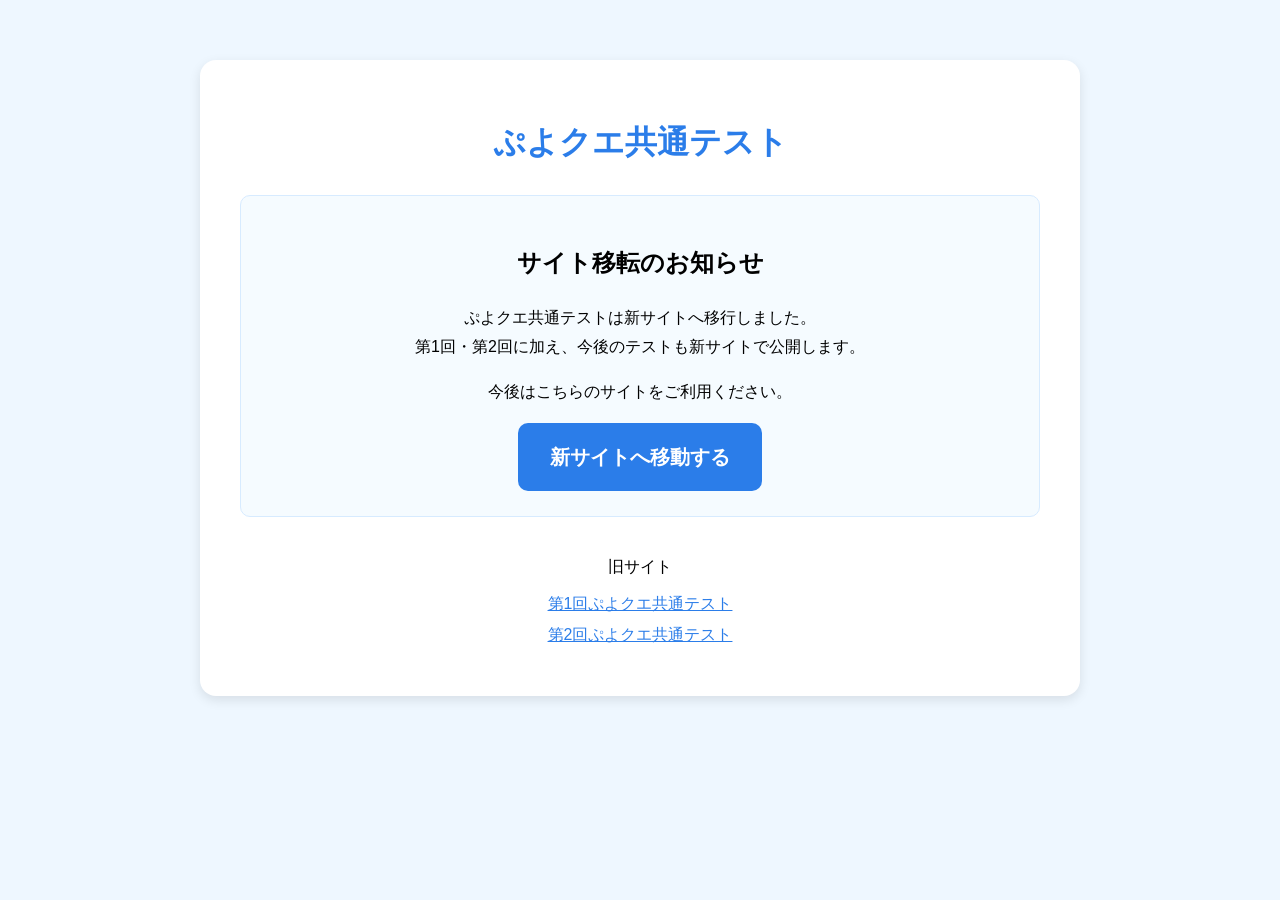
<file: index.html>
<!DOCTYPE html>
<html lang="ja">
<head>
<meta charset="UTF-8">
<meta name="viewport" content="width=device-width, initial-scale=1.0">
<title>ぷよクエ共通テスト</title>

<style>
body{
    font-family:"Yu Gothic",sans-serif;
    background:#eef7ff;
    margin:0;
    padding:0;
}

.container{
    max-width:800px;
    margin:60px auto;
    background:white;
    padding:40px;
    border-radius:16px;
    box-shadow:0 4px 12px rgba(0,0,0,0.1);
    text-align:center;
}

h1{
    color:#2b7de9;
    margin-bottom:20px;
}

.notice{
    background:#f5fbff;
    border:1px solid #d7ebff;
    border-radius:10px;
    padding:25px;
    margin:30px 0;
    line-height:1.8;
}

.button{
    display:inline-block;
    background:#2b7de9;
    color:white;
    text-decoration:none;
    padding:16px 32px;
    border-radius:10px;
    font-size:20px;
    font-weight:bold;
    transition:0.2s;
}

.button:hover{
    opacity:0.9;
}

.old-links{
    margin-top:40px;
}

.old-links a{
    display:block;
    margin:10px 0;
    color:#2b7de9;
}
</style>
</head>

<body>

<div class="container">

    <h1>ぷよクエ共通テスト</h1>

    <div class="notice">
        <h2>サイト移転のお知らせ</h2>

        <p>
            ぷよクエ共通テストは新サイトへ移行しました。<br>
            第1回・第2回に加え、今後のテストも新サイトで公開します。
        </p>

        <p>
            今後はこちらのサイトをご利用ください。
        </p>

        <a class="button"
           href="https://k-sandao.github.io/pyqealltest/index.html">
            新サイトへ移動する
        </a>
    </div>

    <div class="old-links">
        <p>旧サイト</p>

        <a href="https://k-sandao.github.io/pyqetest/">
            第1回ぷよクエ共通テスト
        </a>

        <a href="https://k-sandao.github.io/pyqetest2/">
            第2回ぷよクエ共通テスト
        </a>
    </div>

</div>

</body>
</html>
</file>
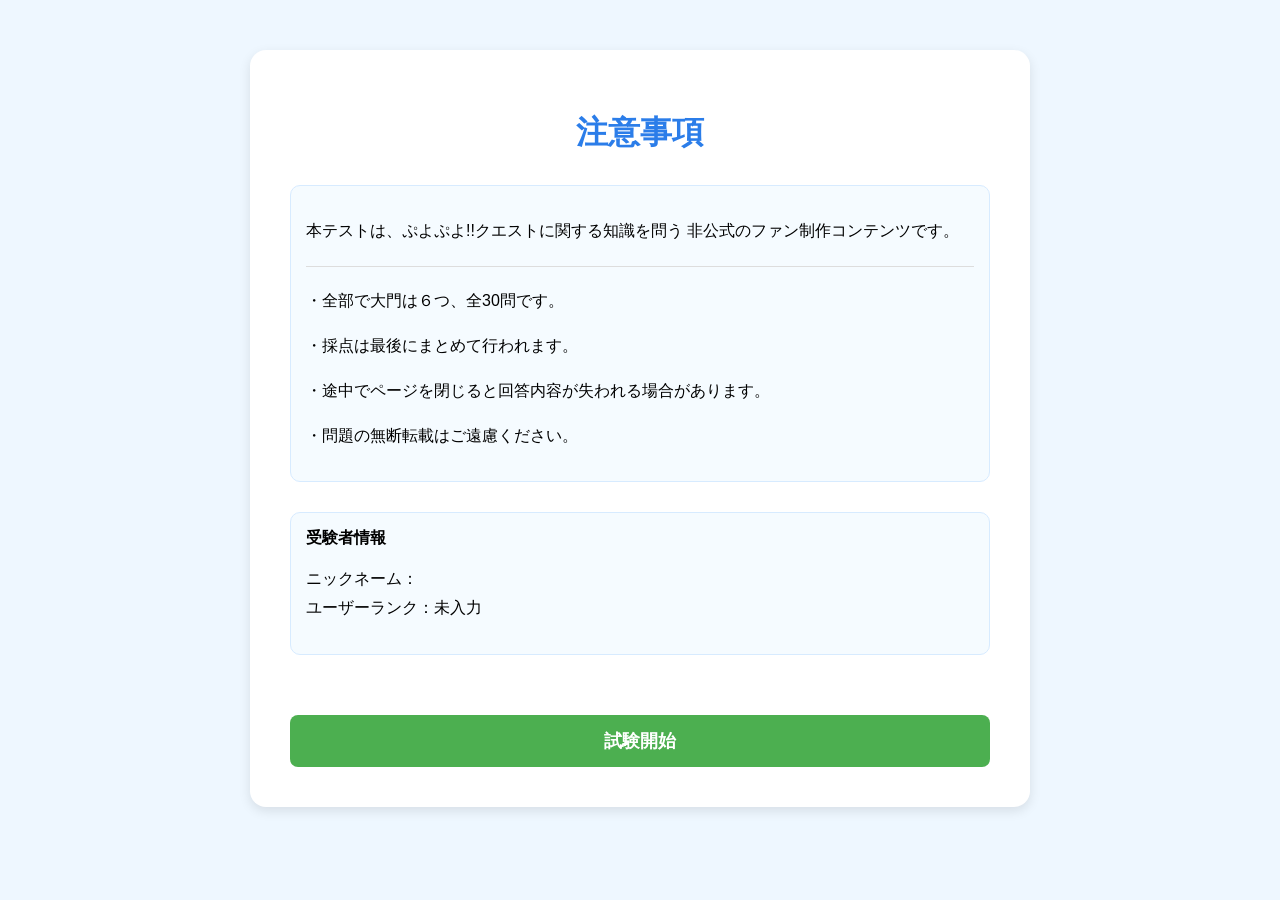
<file: attention.html>
<!DOCTYPE html>
<html lang="ja">
<head>
    <meta charset="UTF-8">
    <meta name="viewport" content="width=device-width, initial-scale=1.0">
    <title>注意事項</title>

    <link rel="stylesheet" href="style.css">
</head>

<body>

<div class="container">

    <h1>注意事項</h1>

    <div class="info">

        <p>
            本テストは、ぷよぷよ!!クエストに関する知識を問う
            非公式のファン制作コンテンツです。
        </p>

        <hr>

        <p>・全部で大門は６つ、全30問です。</p>
        <p>・採点は最後にまとめて行われます。</p>
        <p>・途中でページを閉じると回答内容が失われる場合があります。</p>
        <p>・問題の無断転載はご遠慮ください。</p>

    </div>

    <div class="info">
        <strong>受験者情報</strong>
        <p id="userInfo"></p>
    </div>

    <button onclick="startExam()">
        試験開始
    </button>

</div>

<script>

const nickname = localStorage.getItem("nickname") || "";
const rank = localStorage.getItem("rank") || "";

document.getElementById("userInfo").innerHTML =
    `
    ニックネーム：${nickname}<br>
    ユーザーランク：${rank === "" ? "未入力" : rank}
    `;

function startExam(){
    window.location.href = "test.html";
}

</script>

</body>
</html>
</file>
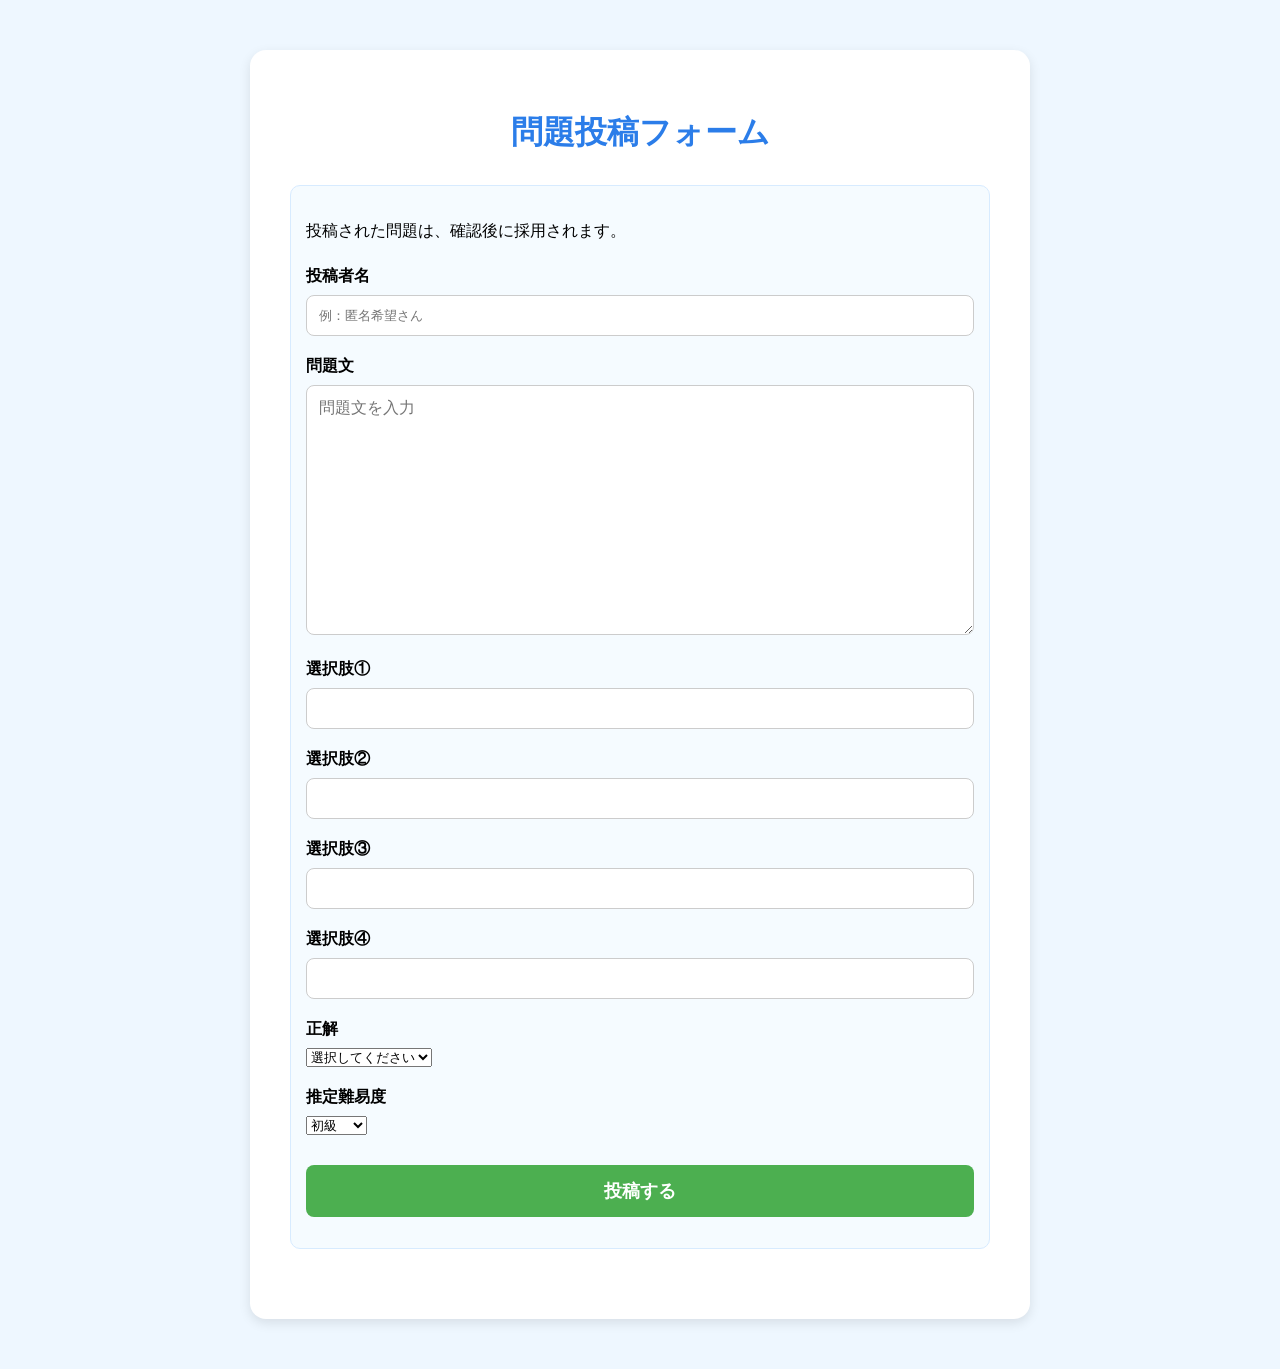
<file: post.html>
<!DOCTYPE html>
<html lang="ja">
<head>
<meta charset="UTF-8">
<meta name="viewport" content="width=device-width, initial-scale=1.0">
<title>問題投稿フォーム</title>

<link rel="stylesheet" href="style.css">
</head>

<body>

<div class="container">

    <h1>問題投稿フォーム</h1>

    <div class="info">

        <p>投稿された問題は、確認後に採用されます。</p>

        <label>投稿者名</label>
        <input type="text" id="name" placeholder="例：匿名希望さん">

        <label>問題文</label>
        <textarea id="question" placeholder="問題文を入力"></textarea>

        <label>選択肢①</label>
        <input type="text" id="choice1">

        <label>選択肢②</label>
        <input type="text" id="choice2">

        <label>選択肢③</label>
        <input type="text" id="choice3">

        <label>選択肢④</label>
        <input type="text" id="choice4">

        <label>正解</label>
        <select id="answer">
            <option value="">選択してください</option>
            <option value="①">①</option>
            <option value="②">②</option>
            <option value="③">③</option>
            <option value="④">④</option>
        </select>

        <label>推定難易度</label>
        <select id="difficulty">
            <option value="初級">初級</option>
            <option value="中級">中級</option>
            <option value="上級">上級</option>
            <option value="超上級">超上級</option>
        </select>

        <button onclick="submitQuestion()">投稿する</button>

        <p id="result"></p>

    </div>

</div>

<script>

const GAS_URL =
"https://script.google.com/macros/s/AKfycbyDLn3UccEHfvov-5wQ8X0IFgjZLPO7iHwniEB0zg0yH6ahLsRrZ1oTYduA8yF6dWIL/exec";

async function submitQuestion(){

    const data = {
        name: document.getElementById("name").value.trim(),
        question: document.getElementById("question").value.trim(),
        choice1: document.getElementById("choice1").value.trim(),
        choice2: document.getElementById("choice2").value.trim(),
        choice3: document.getElementById("choice3").value.trim(),
        choice4: document.getElementById("choice4").value.trim(),
        answer: document.getElementById("answer").value,
        difficulty: document.getElementById("difficulty").value
    };

    if(
        !data.name ||
        !data.question ||
        !data.choice1 ||
        !data.choice2 ||
        !data.choice3 ||
        !data.choice4 ||
        !data.answer
    ){
        alert("未入力項目があります");
        return;
    }

    document.getElementById("result").innerText = "送信中...";

    try{

        await fetch(GAS_URL, {
            method: "POST",
            mode: "no-cors",
            body: JSON.stringify(data)
        });

        document.getElementById("result").innerText =
            "投稿ありがとうございました！";

        document.getElementById("name").value = "";
        document.getElementById("question").value = "";
        document.getElementById("choice1").value = "";
        document.getElementById("choice2").value = "";
        document.getElementById("choice3").value = "";
        document.getElementById("choice4").value = "";
        document.getElementById("answer").value = "";
        document.getElementById("difficulty").value = "初級";

    }catch(error){

        console.error(error);
        document.getElementById("result").innerText =
            "送信に失敗しました";

    }

}

</script>

</body>
</html>
</file>
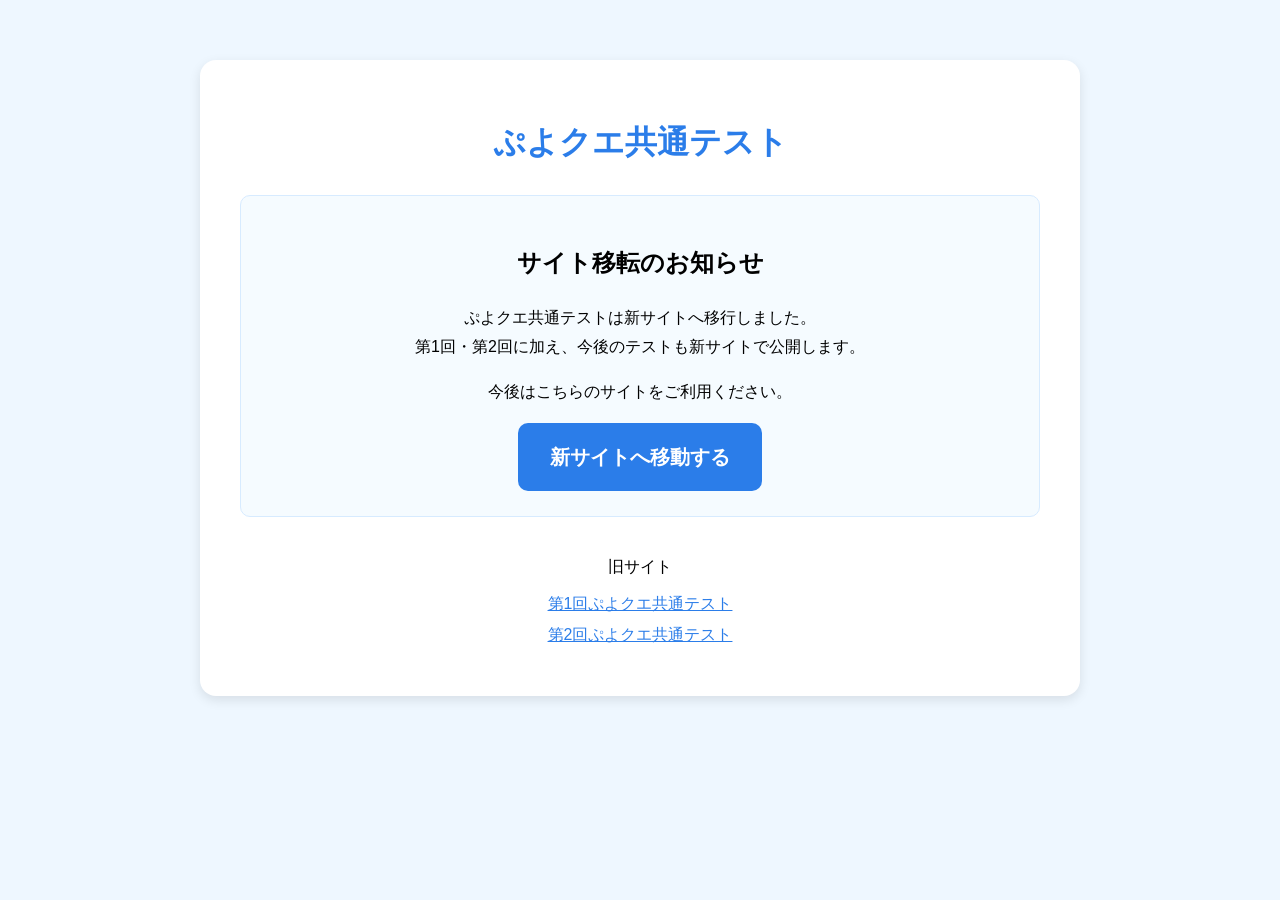
<file: result.html>
<!DOCTYPE html>
<html lang="ja">
<head>
<meta charset="UTF-8">
<meta name="viewport" content="width=device-width, initial-scale=1.0">
<title>ぷよクエ共通テスト 結果</title>
<link rel="stylesheet" href="style.css">
</head>

<body>

<div class="container">

    <div style="text-align:right; margin-bottom:15px;">
        <button onclick="location.href='post.html'">
            問題投稿はこちら
        </button>
    </div>

    <h1>第2回ぷよクエ共通テスト 結果</h1>

    <div class="info">
        <h2 id="scoreText"></h2>
        <p id="rateText"></p>
        <p id="sendStatus"></p>
    </div>

    <div class="info">
        <h2>間違えた問題</h2>
        <div id="wrongArea"></div>
    </div>

    <div style="margin-top:30px; display:flex; gap:10px; flex-wrap:wrap;">
        <button onclick="shareX()">Xで結果を共有</button>
        <button onclick="resetTest()">もう一度受験する</button>
        <button onclick="location.href='index.html'">問題画面に戻る</button>
        <button onclick="location.href='post.html'">問題を投稿する</button>
    </div>

</div>

<script>

const RESULT_GAS_URL =
"https://script.google.com/macros/s/AKfycbw-cAc5g9mEM7wKBMi64Fm5eW7aajhe3XEXF5rDU6mEVMsnoZHJK9DoGcPMv9dyMfoR/exec";

const sections = JSON.parse(localStorage.getItem("puyoSections"));

if(!sections){
    alert("結果データが見つかりません。最初から受験してください。");
    location.href = "index.html";
}

let score = 0;
let total = 0;
let wrongHtml = "";

const sessionId =
    localStorage.getItem("testSessionId") || "no_session";

const resultData = {
    sessionId: sessionId,
    nickname: localStorage.getItem("nickname") || "",
    rank: localStorage.getItem("rank") || "",
    score: 0,
    total: 0,
    rate: 0
};

sections.forEach((section, sectionIndex) => {

    section.questions.forEach((q, questionIndex) => {

        total++;

        const userAnswer = localStorage.getItem(q.id);

        if(userAnswer === q.answer){

            score++;
            resultData[q.id] = "○";

        }else if(userAnswer === null){

            resultData[q.id] = "未回答";

            wrongHtml += `
            <div class="info">
                <strong>第${sectionIndex + 1}問　問${questionIndex + 1}</strong>
                <p>${q.text}</p>
                <p>あなたの回答：未回答</p>
                <p>正解：${q.answer}</p>
            </div>
            `;

        }else{

            resultData[q.id] = "×";

            wrongHtml += `
            <div class="info">
                <strong>第${sectionIndex + 1}問　問${questionIndex + 1}</strong>
                <p>${q.text}</p>
                <p>あなたの回答：${userAnswer}</p>
                <p>正解：${q.answer}</p>
            </div>
            `;

        }

    });

});

const rate = total === 0 ? 0 : (score / total * 100).toFixed(1);

resultData.score = score;
resultData.total = total;
resultData.rate = rate;

document.getElementById("scoreText").innerText =
    `${score} / ${total} 問正解`;

document.getElementById("rateText").innerText =
    `正答率：${rate}%`;

document.getElementById("wrongArea").innerHTML =
    wrongHtml === ""
    ? "<p>全問正解！すごい！</p>"
    : wrongHtml;

sendResult();

async function sendResult(){

    const alreadySentKey =
        "result_sent_" + sessionId;

    if(localStorage.getItem(alreadySentKey) === "true"){
        document.getElementById("sendStatus").innerText =
            "この結果は送信済みです。";
        return;
    }

    document.getElementById("sendStatus").innerText =
        "結果を送信中...";

    try{

        await fetch(RESULT_GAS_URL, {
            method: "POST",
            mode: "no-cors",
            body: JSON.stringify(resultData)
        });

        localStorage.setItem(alreadySentKey, "true");

        document.getElementById("sendStatus").innerText =
            "結果を送信しました。";

    }catch(error){

        console.error(error);

        document.getElementById("sendStatus").innerText =
            "結果の送信に失敗しました。";

    }

}

function resetTest(){

    Object.keys(localStorage).forEach(key => {
        if(
            key.startsWith("q") ||
            key.startsWith("shuffle_q") ||
            key.startsWith("result_sent_")
        ){
            localStorage.removeItem(key);
        }
    });

    localStorage.removeItem("puyoSections");

    location.href = "index.html";
}

function shareX(){

    const nickname =
        localStorage.getItem("nickname") || "";

    const text =
`第２回ぷよクエ共通テストを受験しました！

${nickname ? `受験者：${nickname}\n` : ""}結果：${score} / ${total} 問正解
正答率：${rate}%

第２回は↓のリンクから挑戦できます！
https://k-sandao.github.io/pyqetest2/

第一回は↓のリンクから挑戦できます！
https://k-sandao.github.io/pyqetest/

#ぷよクエ共通テスト`;

    const url =
        "https://twitter.com/intent/tweet?text=" +
        encodeURIComponent(text);

    window.open(url, "_blank");

}

</script>

</body>
</html>
</file>
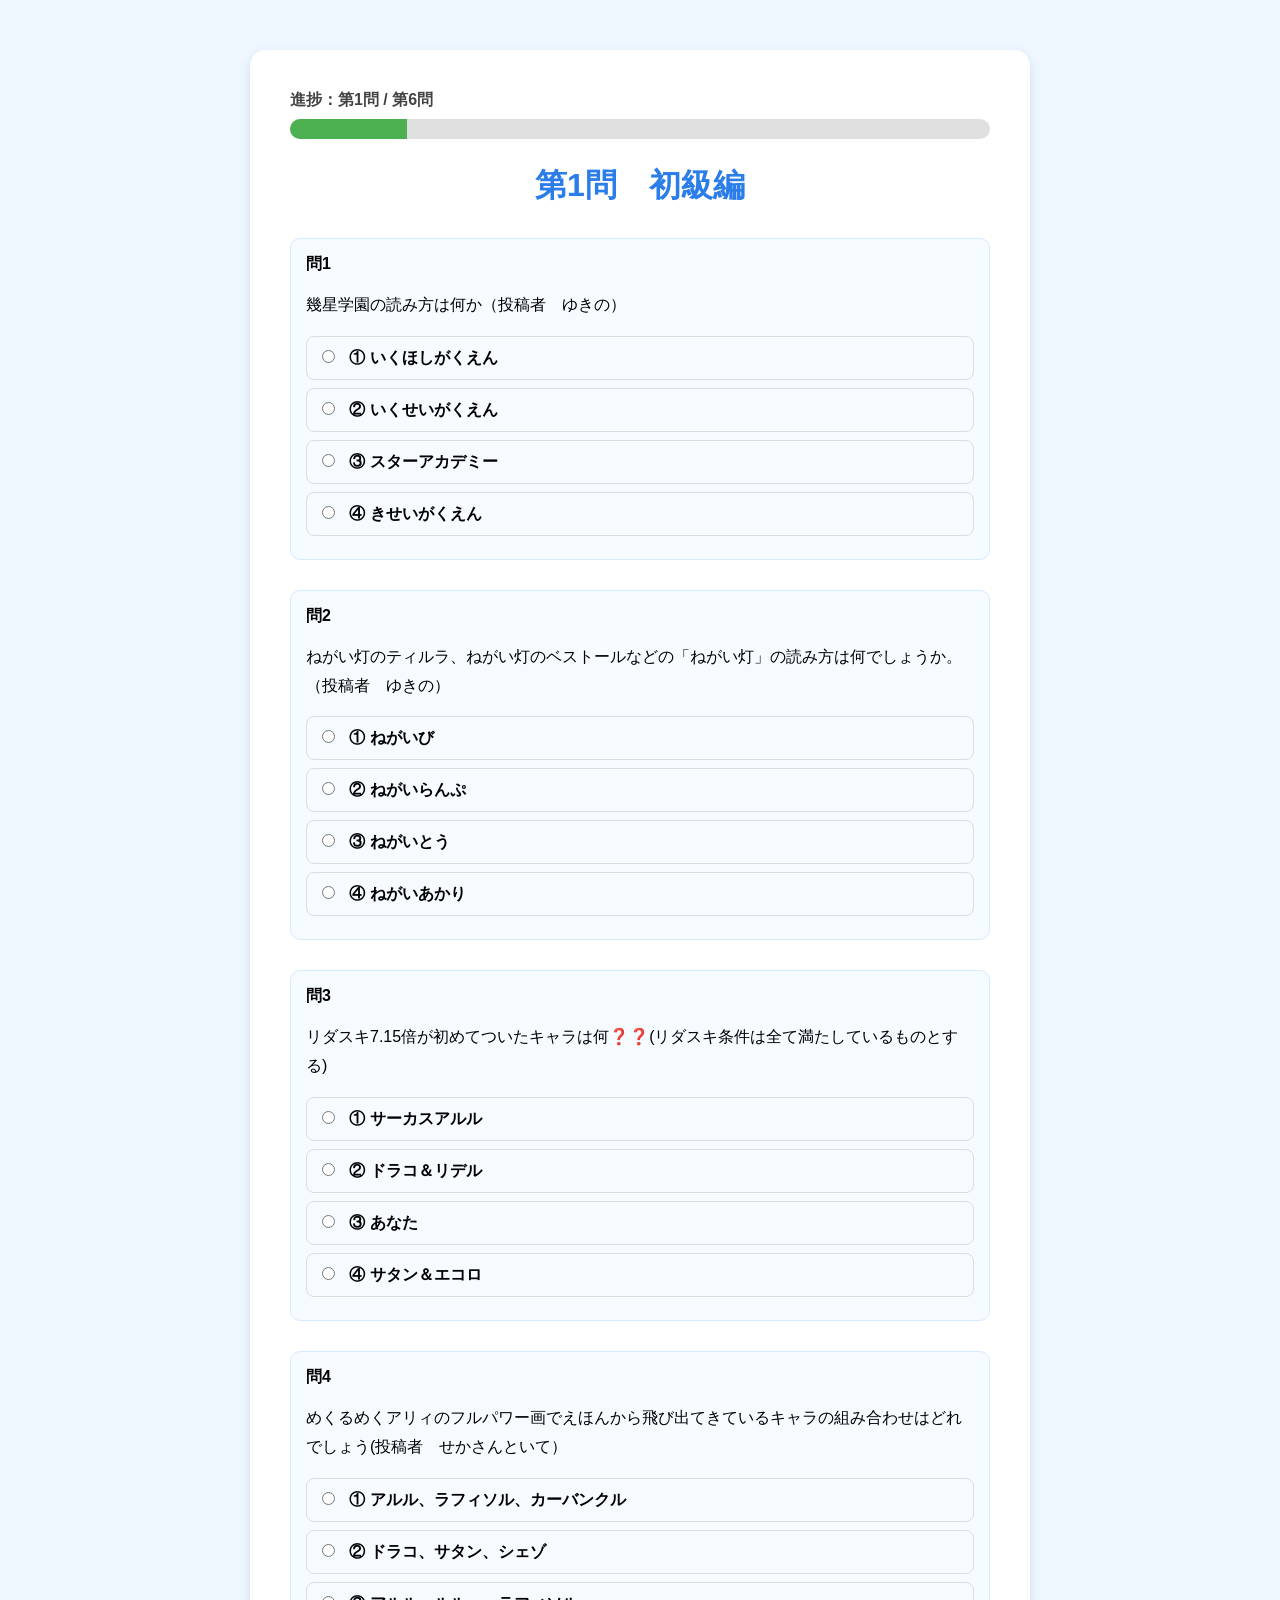
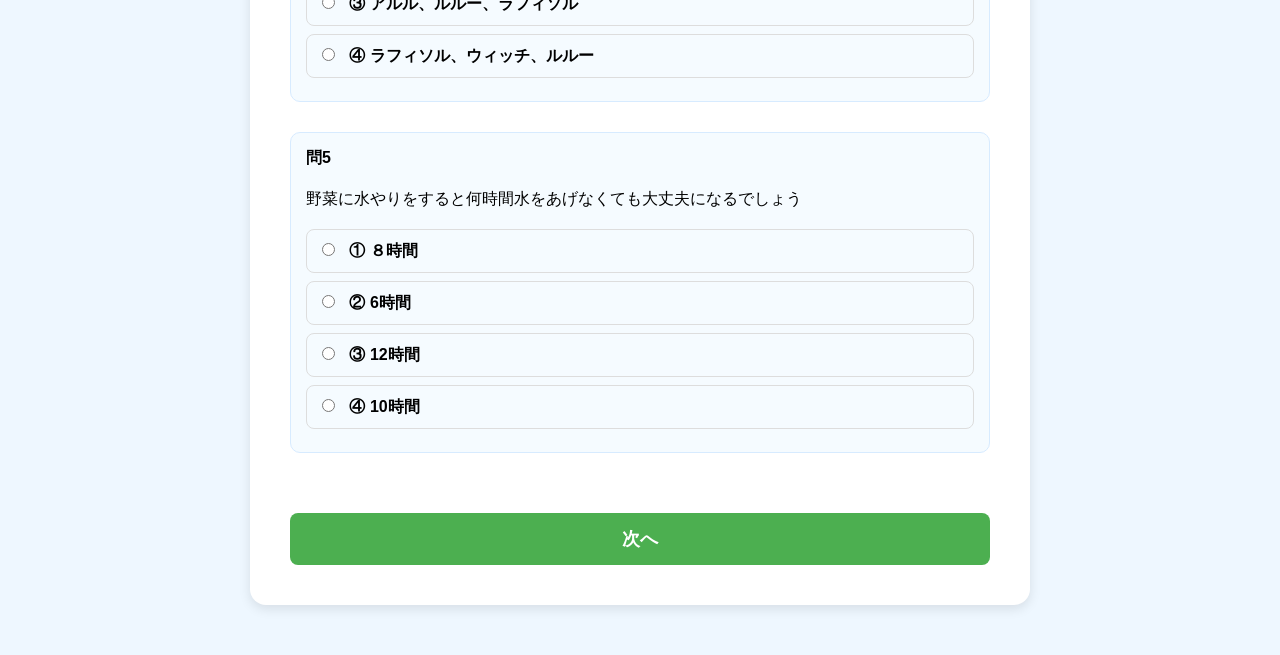
<file: test.html>
<!DOCTYPE html>
<html lang="ja">
<head>
<meta charset="UTF-8">
<meta name="viewport" content="width=device-width, initial-scale=1.0">
<title>第2回 ぷよクエ共通テスト</title>

<link rel="stylesheet" href="style.css">
</head>

<body>

<div class="container">

    <div class="progressBox">
        <div id="progressText"></div>

        <div class="progressBar">
            <div id="progressFill"></div>
        </div>
    </div>

    <h1 id="sectionTitle"></h1>

    <div id="questionArea"></div>

    <div style="margin-top:30px; display:flex; gap:10px;">
        <button id="prevBtn" onclick="prevSection()">戻る</button>
        <button id="nextBtn" onclick="nextSection()">次へ</button>
    </div>

</div>

<script>

const sections = [

{
    title:"第1問　初級編",
    questions:[
        {
            id:"q1",
            text:"幾星学園の読み方は何か（投稿者　ゆきの）",
            choices:["いくほしがくえん","いくせいがくえん","きせいがくえん","スターアカデミー"],
            answer:"いくほしがくえん"
        },
        {
            id:"q2",
            text:"ねがい灯のティルラ、ねがい灯のベストールなどの「ねがい灯」の読み方は何でしょうか。（投稿者　ゆきの）",
            choices:["ねがいび","ねがいとう","ねがいあかり","ねがいらんぷ"],
            answer:"ねがいび"
        },
        {
            id:"q3",
            text:"リダスキ7.15倍が初めてついたキャラは何❓❓(リダスキ条件は全て満たしているものとする)",
            choices:["あなた","サタン＆エコロ","ドラコ＆リデル","サーカスアルル"],
            answer:"サタン＆エコロ"
        },
        {
            id:"q4",
            text:"めくるめくアリィのフルパワー画でえほんから飛び出てきているキャラの組み合わせはどれでしょう(投稿者　せかさんといて）",
            choices:["アルル、ルルー、ラフィソル","ドラコ、サタン、シェゾ","アルル、ラフィソル、カーバンクル","ラフィソル、ウィッチ、ルルー"],
            answer:"アルル、ラフィソル、カーバンクル"
        },
        {
            id:"q5",
            text:"野菜に水やりをすると何時間水をあげなくても大丈夫になるでしょう",
            choices:["6時間","８時間","10時間","12時間"],
            answer:"８時間"
        }
    ]
},

{
    title:"第2問　中級編",
    questions:[
        {
            id:"q6",
            text:"体力の1番高いカードは何か？（2026/05/31現在）（投稿者　匿名）",
            choices:["レミ","ダクネス","ヨルン","サタン＆エコロ"],
            answer:"ダクネス"
        },
        {
            id:"q7",
            text:"プリズムボール1個につき発生する攻撃値の倍率は次のうちどれ？（投稿者　たい＆かい）",
            choices:["3倍","2.4倍","2倍","等倍（１倍）"],
            answer:"3倍"
        },
        {
            id:"q8",
            text:"賢者シリーズの青属性のキャラの名前は？（投稿者　3495)",
            choices:["イスティオ","ケイト","イザベラ","アイン"],
            answer:"イザベラ"
        },
        {
            id:"q9",
            text:"5連鎖目の連鎖係数は何倍か（スキルなどは何も使用していないものとする）（投稿者　しばありす）",
            choices:["2.0","2.2","2.4","1.8"],
            answer:"2.2"
        },
        {
            id:"q10",
            text:"とっくんスキルの観点から共存できない組み合わせはどれか",
            choices:["うたかたのフェーリ、サタン＆エコロ","星野アイ、クラスケ","タルタル、エリサ","ゼノン、ドッペルゲンガーアルル"],
            answer:"タルタル、エリサ"
        }
    ]
},

{
    title:"第3問　上級編",
    questions:[
        {
            id:"q11",
            text:"効果ターンが１ターンのスキルを持っているのは次のうち誰か。（投稿者　アカサカナ）",
            choices:["ラウン","チヅル","アサヴィア","剣士シグ"],
            answer:"アサヴィア"
        },
        {
            id:"q12",
            text:"次の襲来クエストのうち、とくもりボーナスでのカードの追加ドロップが適用されるクエストはどれか。（投稿者　かめかめ）",
            choices:["チリン襲来！","夏祭りケルビィ襲来！","星のお菓子あつめ","サンタ襲来ラッシュ！"],
            answer:"サンタ襲来ラッシュ！"
        },
        {
            id:"q13",
            text:"亜種を含む、通常攻撃がデフォルトで全体攻撃のキャラクターは何種類いるか（投稿者　たい＆かい）",
            choices:["5","6","7","8"],
            answer:"7"
        },
        {
            id:"q14",
            text:"次の選択肢の内、過去のぷよクエの仕様として正しくないものはどれ？(投稿者　たい＆かい）",
            choices:[
                "ギルイベの1回あたりの挑戦時間はイベント期間中無制限だった",
                "クエストで外部サポーターを使用した際、サポーターのリーダースキルが適用されなかった",
                "素材カードとキャラクターカードの区別が無く、全て同一のカードBOXで管理する必要があった",
                "ユーザー名を変更する際、魔導石が1個必要だった"
            ],
            answer:"ユーザー名を変更する際、魔導石が1個必要だった"
        },
        {
            id:"q15",
            text:"2026年5/31時点に蒸気都市報酬交換所で何も交換していなかった場合、交換できる蒸気都市ワイルドストーンの種類数は？（投稿者　パッとしない人）",
            choices:["29","26","27","28"],
            answer:"29"
        },
        {
            id:"q16",
            text:"攻撃力が3000の赤単色カードについて考える。1連鎖目で緑4、2連鎖目で赤6と青4個の同時消し、3連鎖目で赤5個消しが2分離と黄色7個が消えた。同時消し係数を二倍にすると、ダメージは約何倍になるか。（投稿者　X)",
            choices:["約1.6倍","約2倍","約1.8倍","約1.4倍"],
            answer:"約1.6倍"
        },
        {
            id:"q17",
            text:"土星ぷよは小ぷよ何個分か(投稿者　パッとしない人）",
            choices:["2500","3000","12000","15000"],
            answer:"3000"
        }
    ]
},

{
    title:"第4問　超上級編",
    questions:[
        {
            id:"q18",
            text:"体力の1番低いカードの組み合わせはどれか？（2026/05/31現在）（投稿者　匿名）",
            choices:[
                "バイオレットチューラップとルージュチューラップ",
                "バイオレットチューラップとシアンチューラップ",
                "ダークドラゴルンとフレイムドラゴルン",
                "ダークドラゴルンとアクアドラゴルン"
            ],
            answer:"ダークドラゴルンとアクアドラゴルン"
        },
        {
            id:"q19",
            text:"盤面でx個の赤ぷよを「分離させず1つの塊で」同時に消すとします。以下の2つのスキルを比較したとき、「童話スキル」のダメージが「エンハンススキル」を上回るために必要な、最小の消去数xを導き出してください。スキルA（エンハンス）: 攻撃力が 3倍 になる。スキルB（童話）: 同時消し係数が 4倍 になる（基礎係数0.15が0.60になる）。(投稿者　X)",
            choices:["x=15","x=16","x=17","x=18"],
            answer:"x=18"
        },
        {
            id:"q20",
            text:"エキドナ（⭐︎7）を使った後にサンタクローラス（⭐︎7）のフルパワースキルを使った場合の与ダメ倍率は？（投稿者　ねま）",
            choices:["6.2倍","6.6倍","7.2倍","7.6倍"],
            answer:"6.6倍"
        },
        {
            id:"q21",
            text:"通常バトルリーグにおいて、まりょく30を消費してLP50の相手に対して６連勝した場合に得られるLPの合計はいくつか（投稿者　しばありす）",
            choices:["600","900","1200","1500"],
            answer:"1200"
        }
    ]
},

{
    title:"第5問　管理者オリジナル問題",
    questions:[
        {
            id:"q22",
            text:"初めて副属性もちで実装されたシリーズは何か",
            choices:["天騎士シリーズ","きのこシリーズ","黒いシグ","雅楽師シリーズ"],
            answer:"天騎士シリーズ"
        },
        {
            id:"q23",
            text:"1つ上の問いのキャラクターが実装されたのは何年か",
            choices:["2016年","2017年","2018年","2015年"],
            answer:"2015年"
        },
        {
            id:"q24",
            text:"掲示板などで使えるスタンプの種類はいくつか（2025年5月30日現在）",
            choices:["91","85","87","67"],
            answer:"91"
        },
        {
            id:"q25",
            text:"サービス開始当初から遊んでいるユーザーのIDの上２桁はなにか",
            choices:["52","66","93","00"],
            answer:"52"
        },
        {
            id:"q26",
            text:"現在挑戦可能なマルチクエストの種類はいくつか（2025年5月30日現在）",
            choices:["100","110","120","97"],
            answer:"110"
        }
    ]
},

{
    title:"第6問　管理者オリジナル問題②",
    questions:[
        {
            id:"q27",
            text:"ケンタッキーコラボの際に入手できたカード何種類か",
            choices:["2","3","4","5"],
            answer:"3"
        },
        {
            id:"q28",
            text:"ブーストエリアが被っている組み合わせはどれでしょう",
            choices:["アルル、ラフィーナ","アルル、クルーク","アルル、フェーリ","アルル、リデル"],
            answer:"アルル、フェーリ"
        },
        {
            id:"q29",
            text:"異邦と暗闇の塔で各階で設定されていた報酬をもらうために必要なスコアはいくつか",
            choices:["50000","52000","54000","56000"],
            answer:"54000"
        },
        {
            id:"q30",
            text:"以下の中からスキル演出のないカードを選択せよ",
            choices:["黒いウィッチ","もっとくろいシグ","冒険アルル","戦乙女アミティ"],
            answer:"黒いウィッチ"
        }
    ]
}

];

let currentSection = 0;

function saveAnswer(questionId, answer){
    localStorage.setItem(questionId, answer);
}

function shuffleArray(array){
    const copied = [...array];

    for(let i = copied.length - 1; i > 0; i--){
        const j = Math.floor(Math.random() * (i + 1));
        [copied[i], copied[j]] = [copied[j], copied[i]];
    }

    return copied;
}

function getShuffledChoices(q){
    const key = "shuffle_" + q.id;
    const saved = localStorage.getItem(key);

    if(saved){
        try{
            const parsed = JSON.parse(saved);

            const isValid =
                parsed.length === q.choices.length &&
                parsed.every(choice => q.choices.includes(choice));

            if(isValid){
                return parsed;
            }
        }catch(e){
            localStorage.removeItem(key);
        }
    }

    const shuffled = shuffleArray(q.choices);
    localStorage.setItem(key, JSON.stringify(shuffled));

    return shuffled;
}

function renderSection(){

    const section = sections[currentSection];

    document.getElementById("progressText").innerText =
        `進捗：第${currentSection + 1}問 / 第${sections.length}問`;

    document.getElementById("progressFill").style.width =
        `${((currentSection + 1) / sections.length) * 100}%`;

    document.getElementById("sectionTitle").innerText =
        section.title;

    let html = "";

    section.questions.forEach((q,index)=>{

        html += `
        <div class="info">
            <strong>問${index + 1}</strong>
            <p>${q.text}</p>
        `;

        const shuffledChoices = getShuffledChoices(q);

        shuffledChoices.forEach((choice,choiceIndex)=>{

            const checked =
                localStorage.getItem(q.id) === choice
                ? "checked"
                : "";

            html += `
            <label class="choiceLabel">
                <input
                    type="radio"
                    name="${q.id}"
                    value="${choice}"
                    ${checked}
                >
                ${["①","②","③","④","⑤"][choiceIndex]}
                ${choice}
            </label>
            `;

        });

        html += `</div>`;

    });

    document.getElementById("questionArea").innerHTML = html;

    document.querySelectorAll('input[type="radio"]').forEach(input => {
        input.addEventListener("change", function(){
            saveAnswer(this.name, this.value);
        });
    });

    document.getElementById("prevBtn").style.display =
        currentSection === 0 ? "none" : "block";

    document.getElementById("nextBtn").innerText =
        currentSection === sections.length - 1
        ? "結果へ"
        : "次へ";
}

function nextSection(){

    if(currentSection < sections.length - 1){

        currentSection++;
        renderSection();

        window.scrollTo({
            top: 0,
            behavior: "smooth"
        });

    }else{

        const unanswered = [];

        sections.forEach(section => {

            section.questions.forEach(q => {

                if(localStorage.getItem(q.id) === null){
                    unanswered.push(q.id);
                }

            });

        });

        if(unanswered.length > 0){

            const go = confirm(
                `未回答の問題が ${unanswered.length} 問あります。\n\n提出しますか？`
            );

            if(!go){
                return;
            }

        }

        localStorage.setItem("puyoSections", JSON.stringify(sections));

        window.location.href = "result.html";

    }
}

function prevSection(){

    if(currentSection > 0){

        currentSection--;
        renderSection();

        window.scrollTo({
            top: 0,
            behavior: "smooth"
        });

    }
}

renderSection();

</script>

</body>
</html>
</file>
<file: style.css>
body{
    font-family:"Yu Gothic",sans-serif;
    background:#eef7ff;
    margin:0;
    padding:0;
}

.container{
    max-width:700px;
    margin:50px auto;
    background:white;
    padding:40px;
    border-radius:16px;
    box-shadow:0 4px 12px rgba(0,0,0,0.1);
}

h1{
    text-align:center;
    color:#2b7de9;
}

.subtitle{
    text-align:center;
    color:#666;
}

.info{
    background:#f5fbff;
    border:1px solid #d7ebff;
    border-radius:10px;
    padding:15px;
    margin:30px 0;
}

label{
    display:block;
    margin-top:20px;
    margin-bottom:8px;
    font-weight:bold;
}

input{
    width:100%;
    padding:12px;
    border:1px solid #ccc;
    border-radius:8px;
    box-sizing:border-box;
}

button{
    width:100%;
    margin-top:30px;
    padding:14px;
    border:none;
    border-radius:8px;
    background:#4caf50;
    color:white;
    font-size:18px;
    font-weight:bold;
    cursor:pointer;
}

button:hover{
    background:#43a047;
}

.error{
    color:red;
    text-align:center;
    margin-top:15px;
}

hr{
    border:none;
    border-top:1px solid #ddd;
    margin:20px 0;
}

p{
    line-height:1.8;
}

.choiceLabel{
    display:block;
    padding:10px;
    margin-top:8px;
    border:1px solid #ddd;
    border-radius:8px;
    cursor:pointer;
}

.choiceLabel:hover{
    background:#f5fbff;
}

.choiceLabel input{
    width:auto;
    margin-right:10px;
}

.progressBox{
    margin-bottom:25px;
}

.progressBar{
    width:100%;
    height:20px;
    background:#e0e0e0;
    border-radius:10px;
    overflow:hidden;
}

#progressFill{
    height:100%;
    width:0%;
    background:#4caf50;
    transition:0.3s;
}

#progressText{
    font-weight:bold;
    margin-bottom:8px;
    color:#444;
}

textarea{
    width:100%;
    min-height:250px;
    padding:12px;
    border:1px solid #ccc;
    border-radius:8px;
    box-sizing:border-box;
    resize:vertical;
    font-family:"Yu Gothic",sans-serif;
    font-size:16px;
}
</file>
